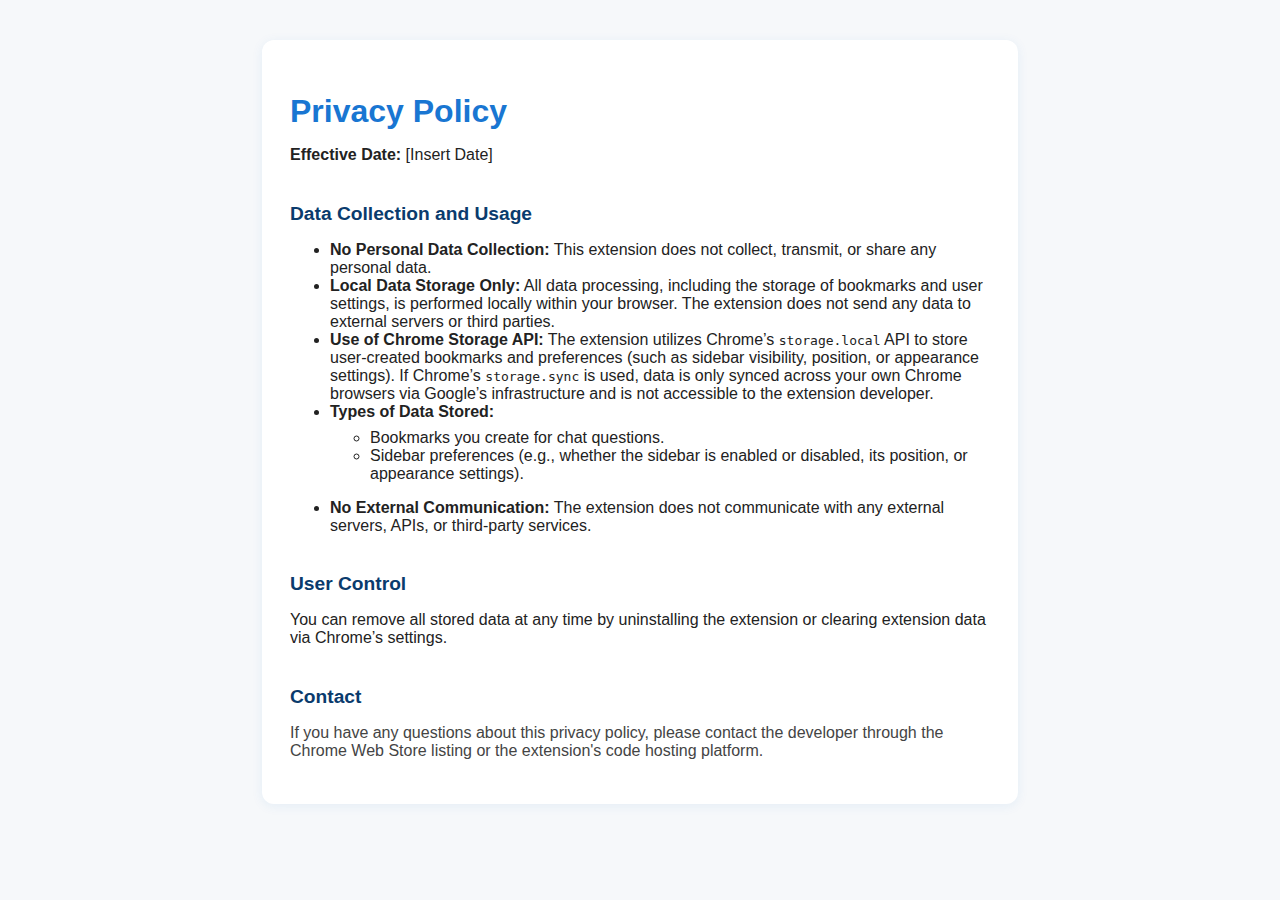
<file: docs/index.html>
<!DOCTYPE html>
<html lang="en">
<head>
  <meta charset="UTF-8">
  <meta name="viewport" content="width=device-width, initial-scale=1.0">
  <title>Privacy Policy - LLM Chat Question Bookmark Sidebar</title>
  <style>
    body {
      font-family: 'Segoe UI', Arial, sans-serif;
      background: #f6f8fa;
      color: #222;
      margin: 0;
      padding: 0;
    }
    .container {
      max-width: 700px;
      margin: 40px auto;
      background: #fff;
      border-radius: 12px;
      box-shadow: 0 2px 12px rgba(25, 118, 210, 0.08);
      padding: 32px 28px 28px 28px;
    }
    h1 {
      color: #1976d2;
      font-size: 2em;
      margin-bottom: 0.5em;
    }
    h2 {
      color: #0a3b6d;
      font-size: 1.2em;
      margin-top: 2em;
    }
    ul {
      margin-top: 0.5em;
      margin-bottom: 1em;
    }
    .contact {
      margin-top: 2em;
      font-size: 1em;
      color: #444;
    }
  </style>
</head>
<body>
  <div class="container">
    <h1>Privacy Policy</h1>
    <p><strong>Effective Date:</strong> <span id="effective-date">[Insert Date]</span></p>
    <h2>Data Collection and Usage</h2>
    <ul>
      <li><strong>No Personal Data Collection:</strong> This extension does not collect, transmit, or share any personal data.</li>
      <li><strong>Local Data Storage Only:</strong> All data processing, including the storage of bookmarks and user settings, is performed locally within your browser. The extension does not send any data to external servers or third parties.</li>
      <li><strong>Use of Chrome Storage API:</strong> The extension utilizes Chrome’s <code>storage.local</code> API to store user-created bookmarks and preferences (such as sidebar visibility, position, or appearance settings). If Chrome’s <code>storage.sync</code> is used, data is only synced across your own Chrome browsers via Google’s infrastructure and is not accessible to the extension developer.</li>
      <li><strong>Types of Data Stored:</strong>
        <ul>
          <li>Bookmarks you create for chat questions.</li>
          <li>Sidebar preferences (e.g., whether the sidebar is enabled or disabled, its position, or appearance settings).</li>
        </ul>
      </li>
      <li><strong>No External Communication:</strong> The extension does not communicate with any external servers, APIs, or third-party services.</li>
    </ul>
    <h2>User Control</h2>
    <p>You can remove all stored data at any time by uninstalling the extension or clearing extension data via Chrome’s settings.</p>
    <div class="contact">
      <h2>Contact</h2>
      <p>If you have any questions about this privacy policy, please contact the developer through the Chrome Web Store listing or the extension's code hosting platform.</p>
    </div>
  </div>
</body>
</html>
</file>
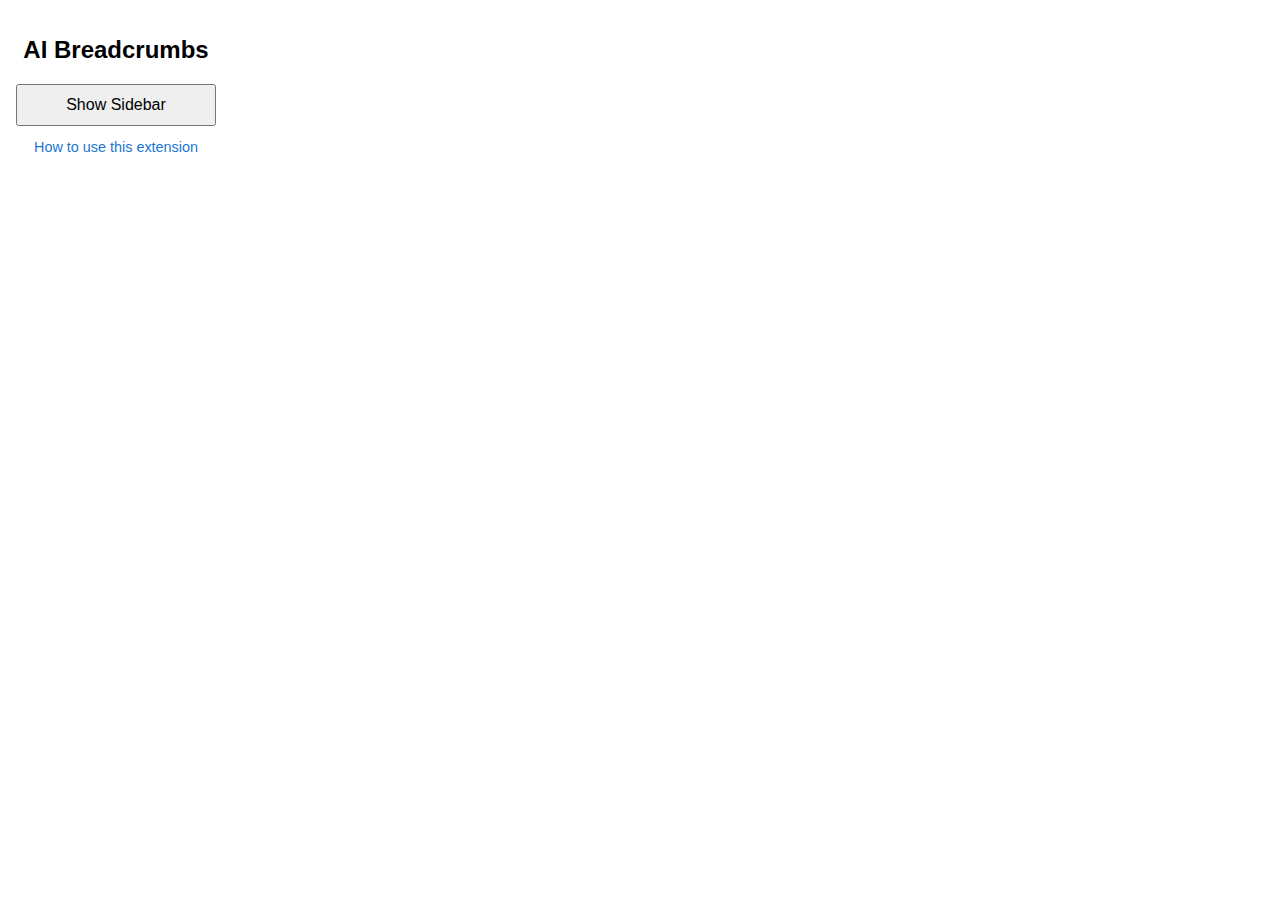
<file: popup.html>
<!DOCTYPE html>
<html lang="en">
<head>
  <meta charset="UTF-8">
  <title>AI Breadcrumbs</title>
  <style>
    body { font-family: Arial, sans-serif; margin: 0; padding: 16px; width: 200px; text-align: center; }
    button { width: 100%; padding: 10px; font-size: 1em; margin-bottom: 12px; cursor: pointer; }
    a { color: #1976d2; text-decoration: none; font-size: 0.9em; }
    a:hover { text-decoration: underline; }
  </style>
</head>
<body>
  <h2>AI Breadcrumbs</h2>
  <button id="showSidebarBtn">Show Sidebar</button>
  <a href="#" id="howToUseLink">How to use this extension</a>
  <script src="popup.js"></script>
</body>
</html>
</file>
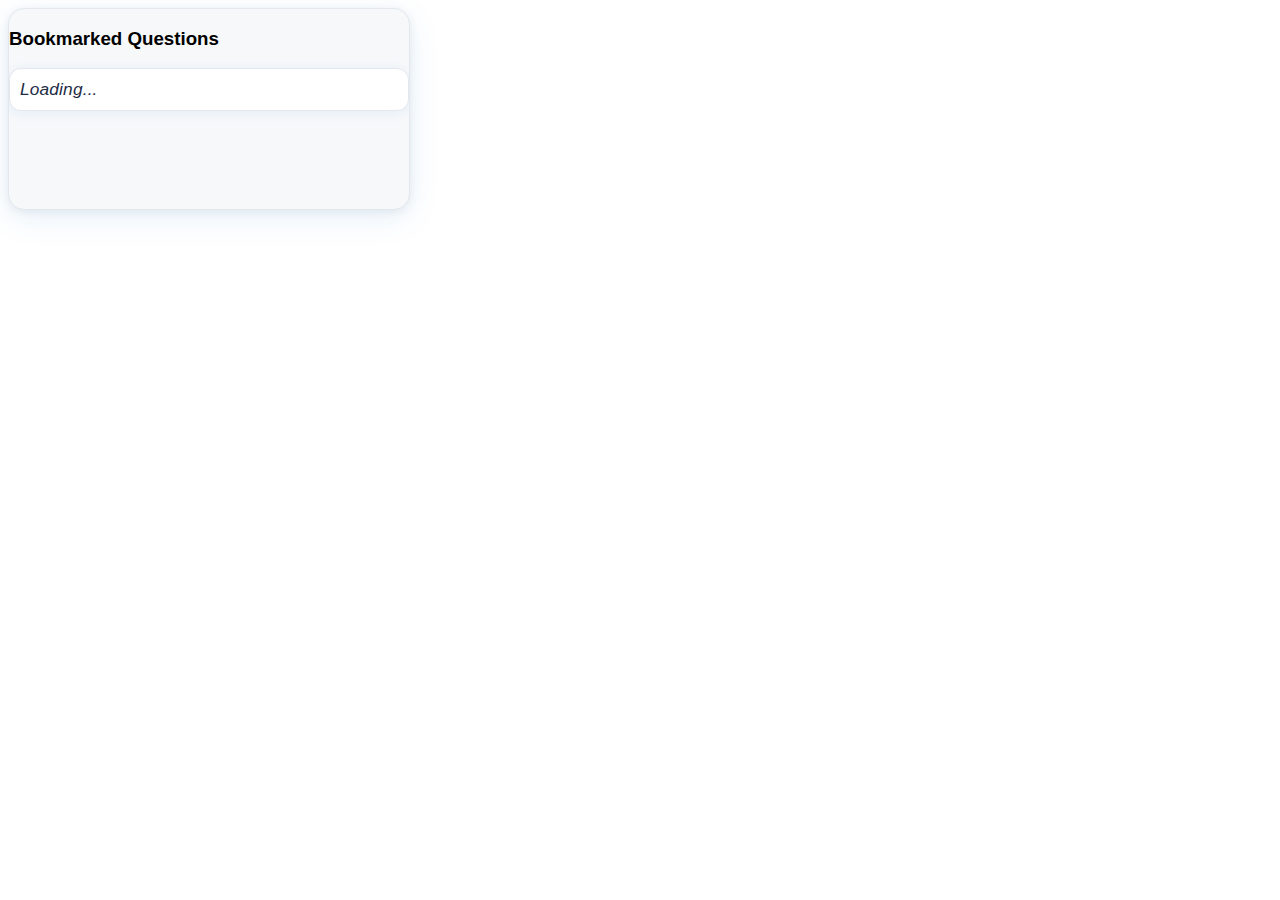
<file: sidebar.html>
<!DOCTYPE html>
<html lang="en">
<head>
  <meta charset="UTF-8">
  <title>LLM Bookmarks Sidebar</title>
  <link rel="stylesheet" href="sidebar.css">
</head>
<body>
  <div id="sidebar-root">
    <h3>Bookmarked Questions</h3>
    <ul id="bookmark-list"></ul>
  </div>
  <script src="sidebar.js"></script>
</body>
</html>
</file>
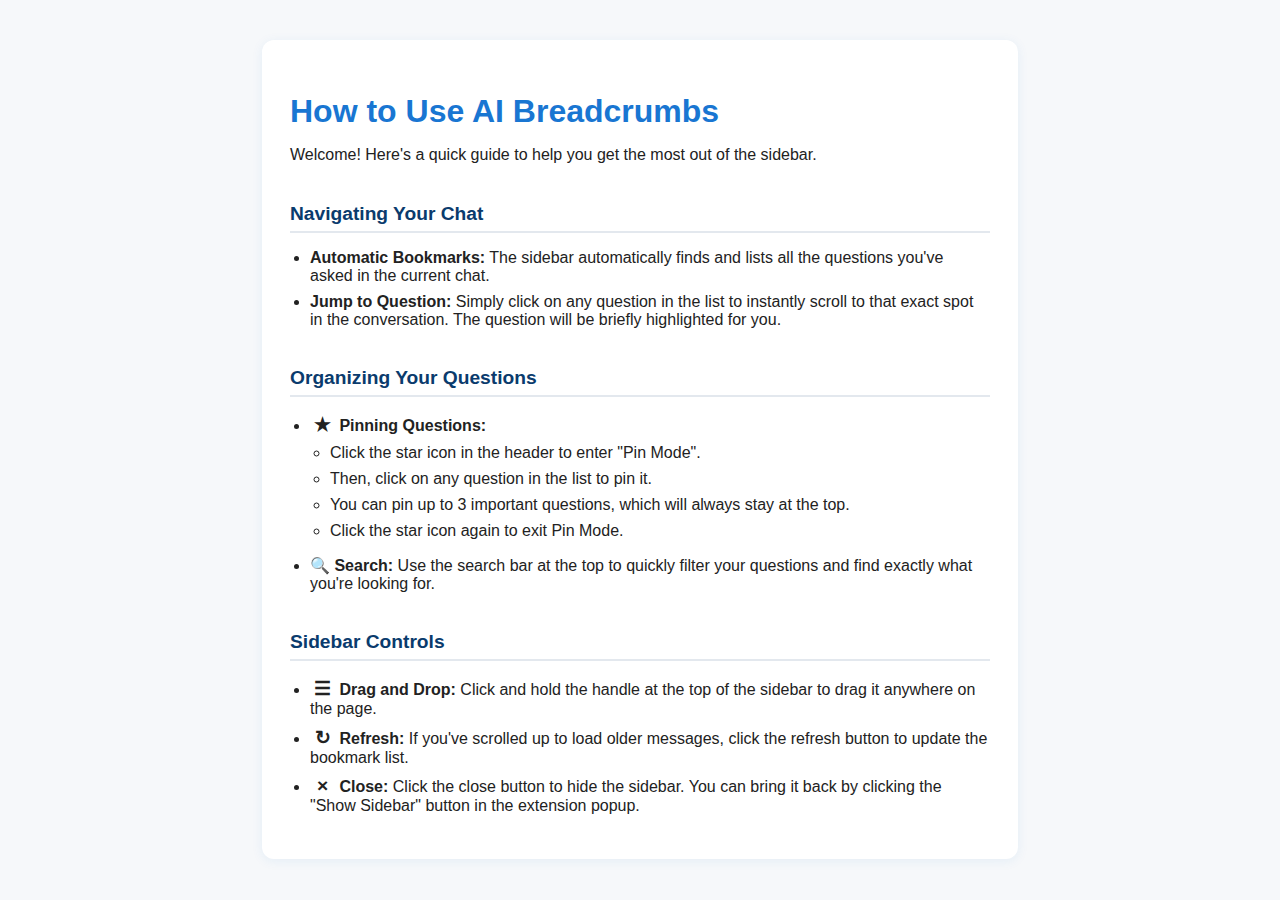
<file: docs/guide.html>
<!DOCTYPE html>
<html lang="en">
<head>
  <meta charset="UTF-8">
  <meta name="viewport" content="width=device-width, initial-scale=1.0">
  <title>How to Use - AI Breadcrumbs</title>
  <style>
    body {
      font-family: 'Segoe UI', Arial, sans-serif;
      background: #f6f8fa;
      color: #222;
      margin: 0;
      padding: 0;
    }
    .container {
      max-width: 700px;
      margin: 40px auto;
      background: #fff;
      border-radius: 12px;
      box-shadow: 0 2px 12px rgba(25, 118, 210, 0.08);
      padding: 32px 28px 28px 28px;
    }
    h1 {
      color: #1976d2;
      font-size: 2em;
      margin-bottom: 0.5em;
    }
    h2 {
      color: #0a3b6d;
      font-size: 1.2em;
      margin-top: 2em;
      border-bottom: 2px solid #e3e8ee;
      padding-bottom: 0.3em;
    }
    ul {
      margin-top: 0.5em;
      margin-bottom: 1em;
      padding-left: 20px;
    }
    li {
        margin-bottom: 0.5em;
    }
    .icon {
        font-size: 1.2em;
        display: inline-block;
        width: 25px;
        text-align: center;
    }
  </style>
</head>
<body>
  <div class="container">
    <h1>How to Use AI Breadcrumbs</h1>
    <p>Welcome! Here's a quick guide to help you get the most out of the sidebar.</p>

    <h2>Navigating Your Chat</h2>
    <ul>
      <li><strong>Automatic Bookmarks:</strong> The sidebar automatically finds and lists all the questions you've asked in the current chat.</li>
      <li><strong>Jump to Question:</strong> Simply click on any question in the list to instantly scroll to that exact spot in the conversation. The question will be briefly highlighted for you.</li>
    </ul>

    <h2>Organizing Your Questions</h2>
    <ul>
      <li><strong><span class="icon">&#9733;</span> Pinning Questions:</strong> </li>
            <ul>
                <li>Click the star icon in the header to enter "Pin Mode".</li>
                <li>Then, click on any question in the list to pin it.</li>
                <li>You can pin up to 3 important questions, which will always stay at the top.</li>   
                <li>Click the star icon again to exit Pin Mode.</li>
      
            </ul>  
      <li><strong>🔍 Search:</strong> Use the search bar at the top to quickly filter your questions and find exactly what you're looking for.</li>
    </ul>

    <h2>Sidebar Controls</h2>
    <ul>
      <li><strong><span class="icon">&#x2630;</span> Drag and Drop:</strong> Click and hold the handle at the top of the sidebar to drag it anywhere on the page.</li>
      <li><strong><span class="icon">&#x21bb;</span> Refresh:</strong> If you've scrolled up to load older messages, click the refresh button to update the bookmark list.</li>
      <li><strong><span class="icon">&times;</span> Close:</strong> Click the close button to hide the sidebar. You can bring it back by clicking the "Show Sidebar" button in the extension popup.</li>
    </ul>
  </div>
</body>
</html>
</file>
<file: sidebar.css>
/* Sidebar Root Container */
#sidebar-root {
  font-family: 'Segoe UI', Arial, sans-serif;
  background: #f6f8fa;
  border: 1px solid #e3e8ee;
  border-radius: 16px;
  box-shadow: 0 8px 32px rgba(25, 118, 210, 0.10), 0 2px 8px rgba(31, 58, 85, 0.08);
  width: 100%;
  min-width: 320px;
  max-width: 400px;
  min-height: 200px;
  max-height: 80vh;
  overflow-y: auto;
  display: flex;
  flex-direction: column;
}

/* Header Bar */
#sidebar-header {
  background: linear-gradient(357deg, #0a3b6d 0%, #0e0801 100%);
  color: #fff;
  font-weight: 700;
  font-size: 1.05em;
  letter-spacing: 0.5px;
  padding: 10px 14px 8px 14px;
  border-top-left-radius: 16px;
  border-top-right-radius: 16px;
  display: flex;
  align-items: center;
  box-shadow: 0 2px 8px rgba(25, 118, 210, 0.08);
  position: relative;
}
#sidebar-header span {
  font-size: 1em;
  font-weight: 700;
  letter-spacing: 0.5px;
}

/* Header Buttons (Refresh & Close) */
#sidebar-header .refresh-btn, #sidebar-header .close-btn {
  background: rgba(255,255,255,0.12);
  border: none;
  color: #fff;
  font-size: 1.6em;
  cursor: pointer;
  opacity: 0.85;
  transition: opacity 0.2s, background 0.2s, box-shadow 0.2s;
  border-radius: 50%;
  padding: 3px 3px 3px 3px;
  width:30px;
  height:30px;
  outline: none;
}
#sidebar-header .refresh-btn:hover, #sidebar-header .close-btn:hover,
#sidebar-header .refresh-btn:focus, #sidebar-header .close-btn:focus {
  opacity: 1;
  background: rgba(255,255,255,0.22);
  box-shadow: 0 2px 8px rgba(25, 118, 210, 0.18);
}

/* Content Area */
#sidebar-content {
  padding: 24px 24px 18px 24px;
  background: #dde3ea;
  flex: 1 1 auto;
  border-bottom-left-radius: 16px;
  border-bottom-right-radius: 16px;
  overflow-y: auto;
  /* Custom Scrollbar for Firefox */
  scrollbar-width: thin;
  scrollbar-color: #b3c6e0 #dde3ea;
}

/* Custom Scrollbar for Chrome, Edge, Safari */
#sidebar-content::-webkit-scrollbar {
  width: 8px;
  background: #dde3ea;
}
#sidebar-content::-webkit-scrollbar-thumb {
  background: linear-gradient(180deg, #b3c6e0 0%, #1976d2 100%);
  border-radius: 6px;
  min-height: 40px;
  border: 2px solid #dde3ea;
}
#sidebar-content::-webkit-scrollbar-thumb:hover {
  background: linear-gradient(180deg, #1976d2 0%, #42a5f5 100%);
}
#sidebar-content::-webkit-scrollbar-track {
  background: #dde3ea;
  border-radius: 6px;
}

/* Section Title */
#sidebar-content h3 {
  margin-top: 0;
  font-size: 1.08em;
  color: #1976d2;
  letter-spacing: 0.5px;
  margin-bottom: 22px;
  text-align: left;
  font-weight: 700;
}

/* Bookmarked Questions List */
#bookmark-list {
  list-style: none;
  padding: 0;
  margin: 0;
}
#bookmark-list li {
  margin-bottom: 6px;
  padding: 8px 10px;
  background: #fff;
  border-radius: 12px;
  box-shadow: 0 2px 12px rgba(25, 118, 210, 0.08);
  color: #222b45;
  font-size: 1.08em;
  line-height: 1.4;
  transition: box-shadow 0.2s, background 0.2s, transform 0.15s;
  cursor: pointer;
  border: 1px solid #e3e8ee;
  position: relative;
  font-weight: 500;
  letter-spacing: 0.01em;
}
#bookmark-list li:hover {
  background: #e3f0ff;
  box-shadow: 0 4px 16px rgba(25, 118, 210, 0.16);
  transform: translateY(-1px) scale(1.01);
}

/* Responsive Design */
@media (max-width: 500px) {
  #sidebar-root {
    border-radius: 0;
    min-width: 0;
    max-width: 100vw;
  }
  #sidebar-header, #sidebar-content {
    padding-left: 10px;
    padding-right: 10px;
  }
}
</file>
